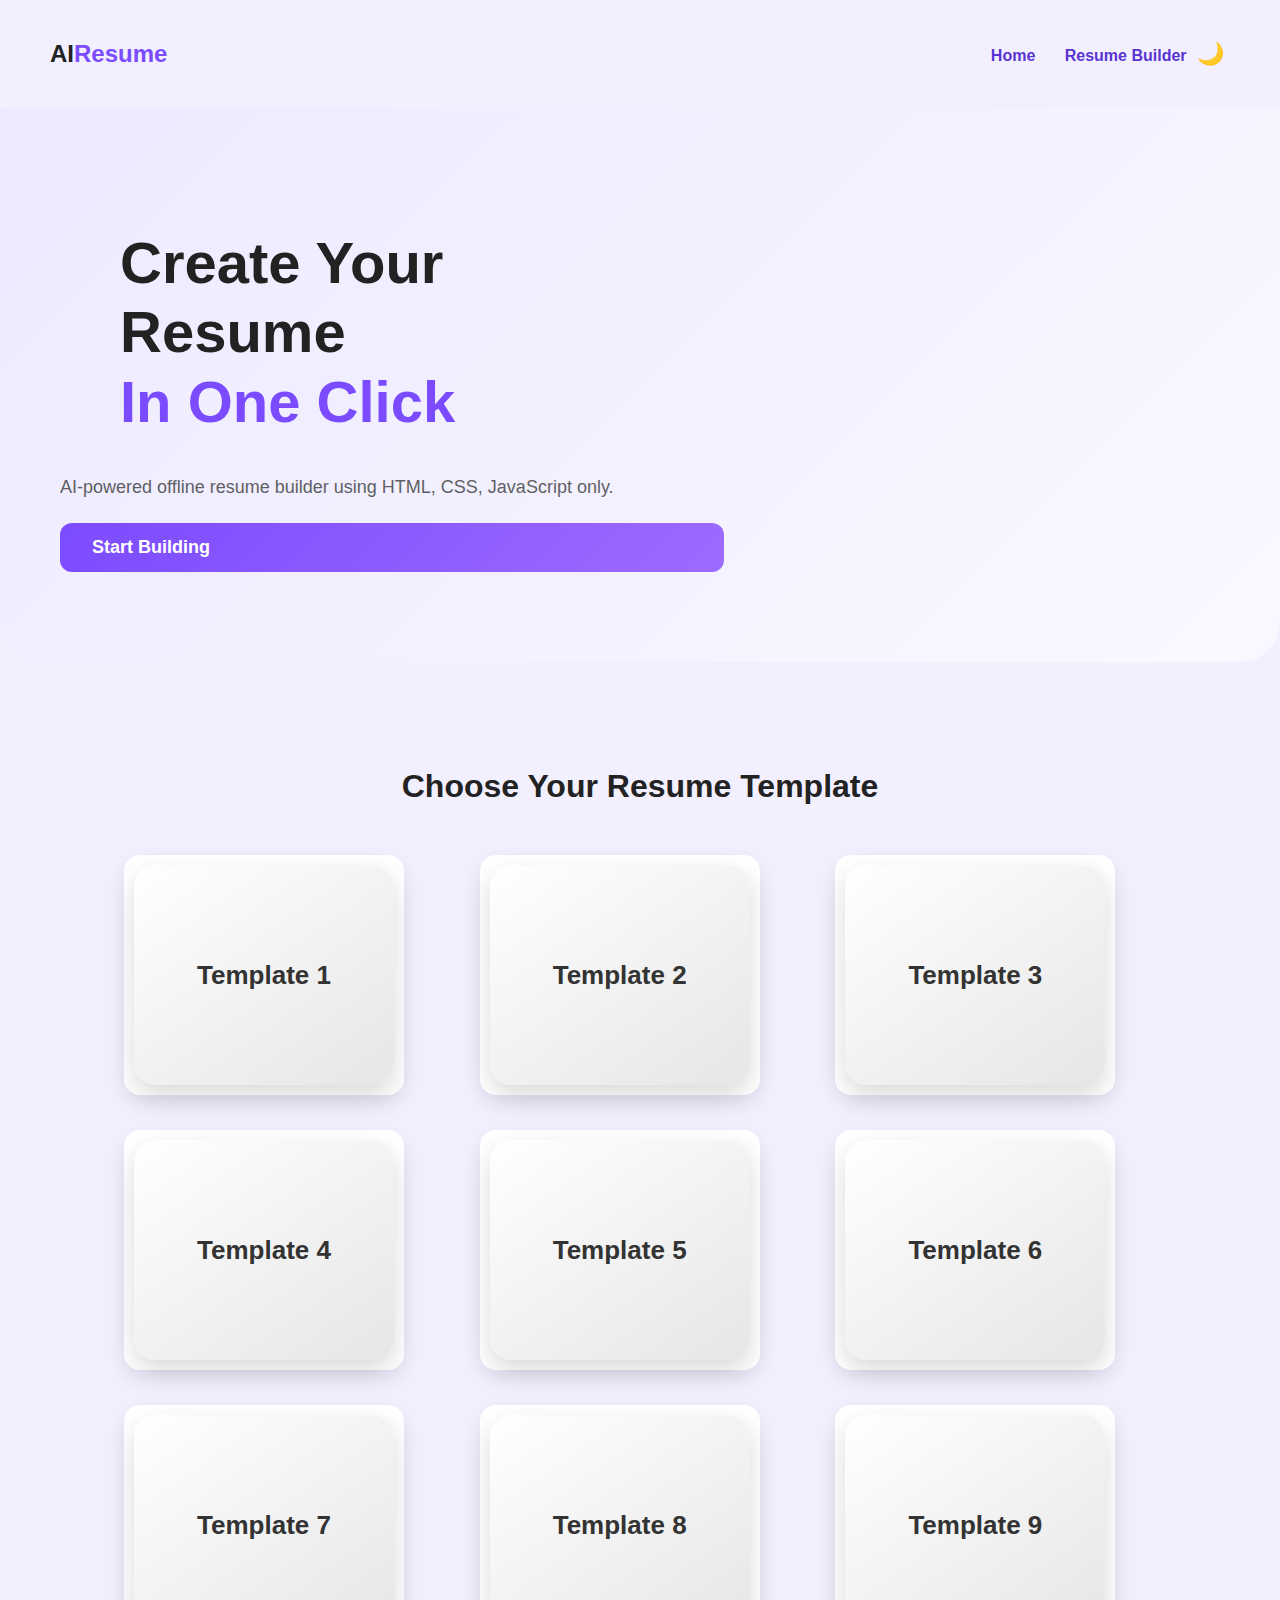
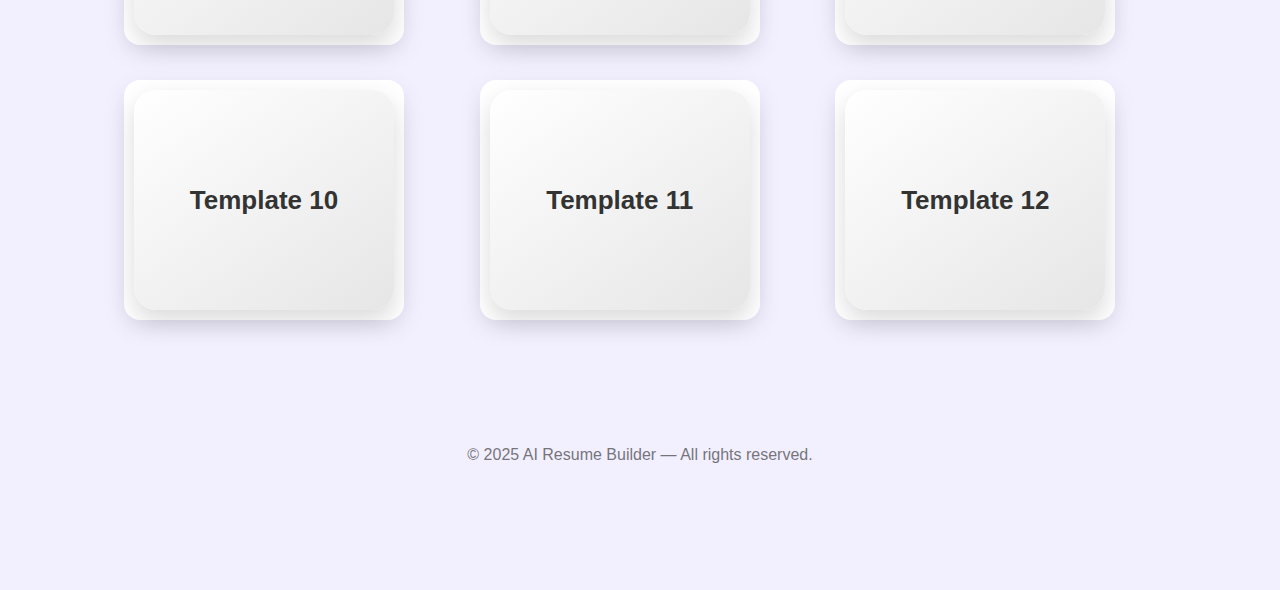
<file: resume builder tool/index.html>
<!DOCTYPE html>
<html lang="en">
<head>
    <meta charset="UTF-8">
    <meta name="viewport" content="width=device-width, initial-scale=1.0">
    <title>AI Resume Builder</title>
    <link rel="stylesheet" href="style.css">
    <link rel="stylesheet" href="templet.css">
</head>

<body>

<header class="navbar">
    <h2 class="logo">AI<span>Resume</span></h2>
    <nav>
        <a href="index.html">Home</a>
        <a href="builder.html">Resume Builder</a>
        <button id="themeToggle" class="toggle-btn">🌙</button>
    </nav>
</header>

<section class="hero">
    <div class="hero-text">
        <h1>Create Your Resume <br><span>In One Click</span></h1>
        <p>AI-powered offline resume builder using HTML, CSS, JavaScript only.</p>
        <a href="builder.html" class="btn">Start Building</a>
    </div>

    <div class="shapes">
        <div class="circle"></div>
        <div class="cube"></div>
    </div>
</section>

<section class="templates">
    <h2 class="section-title">Choose Your Resume Template</h2>

    <div class="template-container">

        <div class="template-card">
            <div class="card-inner">Template 1</div>
        </div>

        <div class="template-card">
            <div class="card-inner">Template 2</div>
        </div>

        <div class="template-card">
            <div class="card-inner">Template 3</div>
        </div>

        <div class="template-card">
            <div class="card-inner">Template 4</div>
        </div>

        <div class="template-card">
            <div class="card-inner">Template 5</div>
        </div>

        <div class="template-card">
            <div class="card-inner">Template 6</div>
        </div>

        <div class="template-card">
            <div class="card-inner">Template 7</div>
        </div>

        <div class="template-card">
            <div class="card-inner">Template 8</div>
        </div>

        <div class="template-card">
            <div class="card-inner">Template 9</div>
        </div>

        <div class="template-card">
            <div class="card-inner">Template 10</div>
        </div>

        <div class="template-card">
            <div class="card-inner">Template 11</div>
        </div>

        <div class="template-card">
            <div class="card-inner">Template 12</div>
        </div>

    </div>

<footer>
    <p>© 2025 AI Resume Builder — All rights reserved.</p>
</footer>

<script src="script.js"></script>
</body>
</html>
</file>
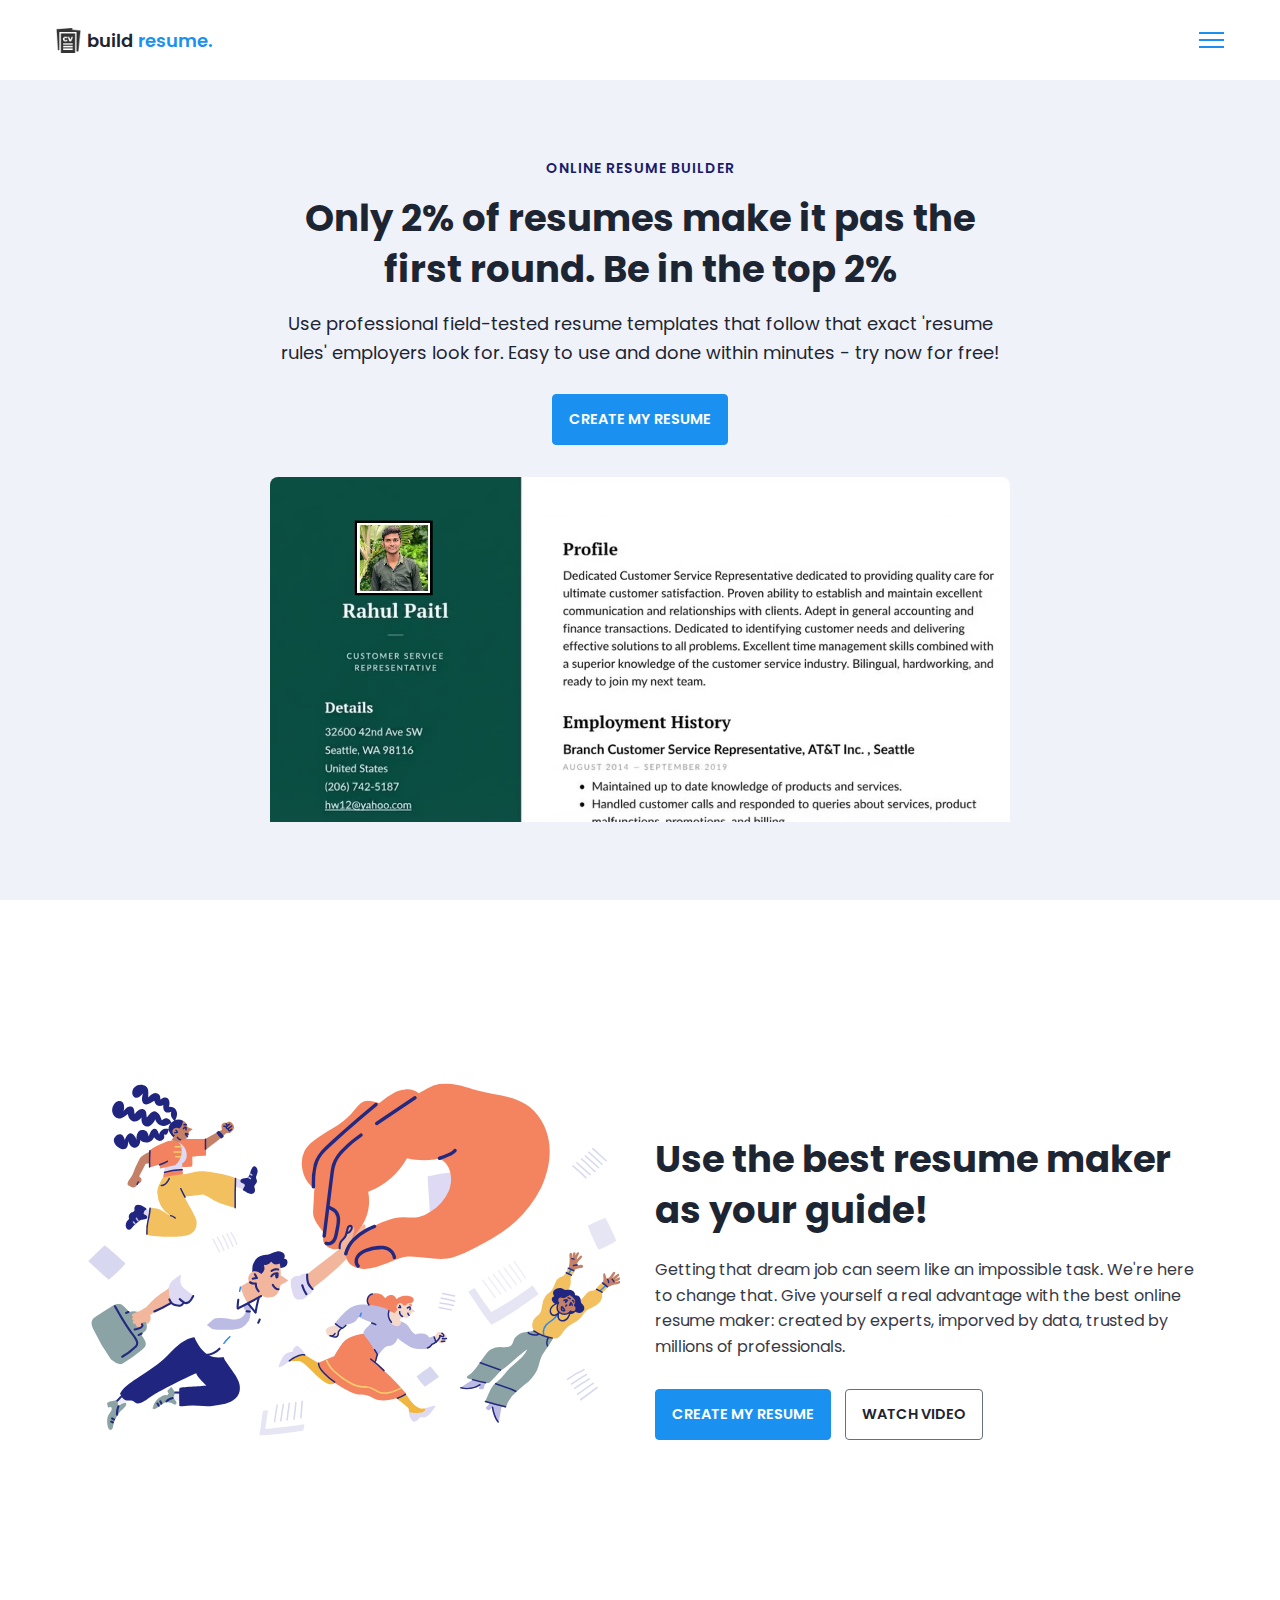
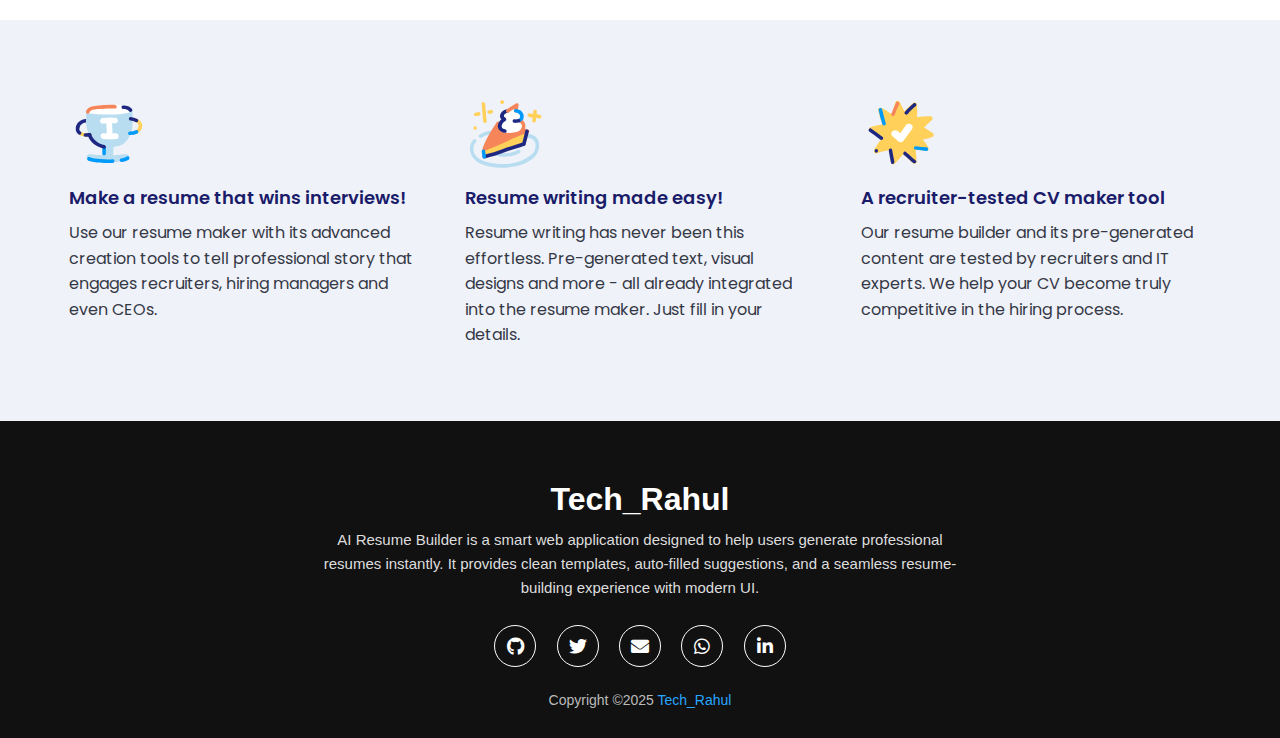
<file: Resume-Builder-master/Resume-Builder-master/index.html>
<!DOCTYPE html>
<html>
    <head>
        <meta charset="utf-8">
        <meta http-equiv="X-UA-Compatible" content="IE=edge">
        <title>Resume Builder - Ram</title>
        <meta name="description" content="">
        <meta name="viewport" content="width=device-width, initial-scale=1">
        <link rel="stylesheet" href="https://cdnjs.cloudflare.com/ajax/libs/font-awesome/5.15.4/css/all.min.css">
        <link rel="stylesheet" href="assets/css/main.css">
    </head>
    <body>

        <nav class = "navbar bg-white">
            <div class="container">
                <div class = "navbar-content">
                    <div class = "brand-and-toggler">
                        <a href = "index.html" class = "navbar-brand">
                            <img src = "assets/images/curriculum-vitae.png" alt = "" class = "navbar-brand-icon">
                            <span class = "navbar-brand-text">build <span>resume.</span>
                        </a>
                        <button type = "button" class = "navbar-toggler-btn">
                            <div class = "bars">
                                <div class = "bar"></div>
                                <div class = "bar"></div>
                                <div class = "bar"></div>
                            </div>
                        </button>
                    </div>
                </div>
            </div>
        </nav>

        <header class = "header bg-bright" id = "header">
            <div class = "container">
                <div class = "header-content text-center">
                    <h6 class = "text-uppercase text-blue-dark fs-14 fw-6 ls-1">online resume builder</h6>
                    <h1 class = "lg-title">Only 2% of resumes make it pas the first round. Be in the top 2%</h1>
                    <p class = "text-dark fs-18">Use professional field-tested resume templates that follow that exact 'resume rules' employers look for. Easy to use and done within minutes - try now for free!</p>
                    <a href = "resume.html" class = "btn btn-primary text-uppercase">create my resume</a>
                    <img src = "assets/images/dublin-resume-templates.avif">
                </div>
            </div>
        </header>

        <div class="section-one">
            <div class="container">
                <div class = "section-one-content">
                    <div class="section-one-l">
                        <img src = "assets/images/visual-0c7080adf17f1f207276f613447c924f667dab34b7ac415cd7ef653172defd0b.svg">
                    </div>
                    <div class = "section-one-r text-center">
                        <h2 class = "lg-title">Use the best resume maker as your guide!</h2>
                        <p class = "text">Getting that dream job can seem like an impossible task. We're here to change that. Give yourself a real advantage with the best online resume maker: created by experts, imporved by data, trusted by millions of professionals.</p>
                        <div class = "btn-group">
                            <a href = "resume.html" class = "btn btn-primary text-uppercase">create my resume</a>
                            <a href = "#" class = "btn btn-secondary text-uppercase">watch video</a>
                        </div>
                    </div>
                </div>
            </div>
        </div>

        <div class = "section-two bg-bright">
            <div class="container">
                <div class="section-two-content">
                    <div class = "section-items">
                        <div class = "section-item">
                            <div class = "section-item-icon">
                                <img src = "assets/images/feature-1-edf4481d69166ac81917d1e40e6597c8d61aa970ad44367ce78049bf830fbda5.svg" alt = "">
                            </div>
                            <h5 class = "section-item-title">Make a resume that wins interviews!</h5>
                            <p class = "text">Use our resume maker with its advanced creation tools to tell professional story that engages recruiters, hiring managers and even CEOs.</p>
                        </div>

                        <div class = "section-item">
                            <div class = "section-item-icon">
                                <img src = "assets/images/feature-2-a7a471bd973c02a55d1b3f8aff578cd3c9a4c5ac4fc74423d94ecc04aef3492b.svg" alt = "">
                            </div>
                            <h5 class = "section-item-title">Resume writing made easy!</h5>
                            <p class = "text">Resume writing has never been this effortless. Pre-generated text, visual designs and more - all already integrated into the resume maker. Just fill in your details.</p>
                        </div>

                        <div class = "section-item">
                            <div class = "section-item-icon">
                                <img src = "assets/images/feature-3-4e87a82f83e260488c36f8105e26f439fdc3ee5009372bb5e12d9421f32eabdd.svg" alt = "">
                            </div>
                            <h5 class = "section-item-title">A recruiter-tested CV maker tool</h5>
                            <p class = "text">Our resume builder and its pre-generated content are tested by recruiters and IT experts. We help your CV become truly competitive in the hiring process.</p>
                        </div>
                    </div>
                </div>
            </div>
        </div>

        <!-- CUSTOM FOOTER START -->
<footer class="custom-footer">
    <div class="footer-container">
        <h2>Tech_Rahul</h2>
        <p class="footer-desc">
            AI Resume Builder is a smart web application designed to help users generate 
        professional resumes instantly. It provides clean templates, auto-filled suggestions, 
        and a seamless resume-building experience with modern UI.

       <div class="footer-social">
    <a href="https://github.com/Rahul-9307"><i class="fab fa-github"></i></a>
    <a href="https://x.com/ragpatil9307"><i class="fab fa-twitter"></i></a>
    <a href="mailto:rgpatil9307@gmail.com"><i class="fas fa-envelope"></i></a>
    <a href="https://wa.me/919307192517"><i class="fab fa-whatsapp"></i></a>
    <a href="https://www.linkedin.com/in/rahul-patil-747a642ab"><i class="fab fa-linkedin-in"></i></a>
</div>


        <p class="copyright">Copyright ©2025 <span>Tech_Rahul</span></p>
    </div>
</footer>
<!-- CUSTOM FOOTER END -->

        
    </body>
</html>
</file>
<file: resume builder tool/style.css>
/* ---------------- GLOBAL ---------------- */
body {
    margin: 0;
    padding: 0;
    font-family: "Poppins", sans-serif;
    background: #f4f2ff;
    color: #222;
}

/* ---------------- NAVBAR ---------------- */
.navbar {
    display: flex;
    justify-content: space-between;
    padding: 25px 60px;
    align-items: center;
}

.logo span {
    color: #7b4bff;
}

nav a {
    margin-left: 25px;
    color: #5a34d2;
    text-decoration: none;
    font-weight: 600;
}

.toggle-btn {
    font-size: 22px;
    background: none;
    border: none;
    cursor: pointer;
}

/* ---------------- HERO SECTION ---------------- */
.hero {
    display: flex;
    justify-content: space-between;
    align-items: center;
    padding: 80px 60px;
    background: linear-gradient(135deg, #eceaff, #faf8ff);
    border-radius: 0 0 40px 40px;
    position: relative;
    overflow: hidden;
}

.hero-text {
    max-width: 600px;
}

.hero-text h1 {
    font-size: 58px;
    font-weight: 800;
    line-height: 1.2;
}

.hero-text span {
    color: #7b4bff;
}

.hero-text p {
    margin: 12px 0 25px;
    font-size: 18px;
    opacity: 0.7;
}

.btn {
    padding: 14px 28px;
    background: #7b4bff;
    color: white;
    border-radius: 12px;
    text-decoration: none;
    font-weight: 600;
    display: inline-block;
}

/* ---------------- 3D ANIMATION ---------------- */
.float-circle {
    position: absolute;
    right: 100px;
    top: 80px;
    width: 180px;
    height: 180px;
    background: radial-gradient(circle, #d9cdff, #b39bff);
    border-radius: 50%;
    animation: float 5s infinite ease-in-out;
    opacity: 0.7;
}

.float-cube {
    position: absolute;
    right: 50px;
    top: 260px;
    width: 140px;
    height: 140px;
    background: linear-gradient(135deg, #ad91ff, #d5c7ff);
    border-radius: 20px;
    transform: rotate(20deg);
    animation: float2 6s infinite ease-in-out;
    opacity: 0.8;
}

@keyframes float {
    0% { transform: translateY(0); }
    50% { transform: translateY(-30px); }
    100% { transform: translateY(0); }
}

@keyframes float2 {
    0% { transform: translateY(0); }
    50% { transform: translateY(25px); }
    100% { transform: translateY(0); }
}

/* ---------------- TEMPLATE SECTION ---------------- */
.templates {
    padding: 60px;
}

.templates h2 {
    font-size: 32px;
    font-weight: 700;
    margin-bottom: 30px;
}

.template-grid {
    display: flex;
    gap: 30px;
}

.template-card {
    width: 260px;
    height: 360px;
    background: white;
    border-radius: 16px;
    box-shadow: 0 8px 25px rgba(0, 0, 0, 0.08);
    transition: 0.3s;
    padding: 10px;
    font-weight: 600;
}

.template-card:hover {
    transform: translateY(-12px);
    box-shadow: 0 15px 35px rgba(0, 0, 0, 0.12);
}

/* ---------------- FOOTER ---------------- */
footer {
    padding: 30px;
    text-align: center;
    opacity: 0.6;
}






/* BASIC */
body {
    margin: 0;
    padding: 0;
    font-family: "Poppins", sans-serif;
    background: #f4f3ff;
    transition: 0.3s;
}

/* NAVBAR FIX */
.navbar {
    display: flex;
    justify-content: space-between;
    padding: 20px 50px;
    align-items: center;
}

.logo span {
    color: #7b4bff;
}

/* MAIN TITLE */
.title {
    font-size: 38px;
    font-weight: 700;
    margin-left: 50px;
}

/* MAIN CONTAINER */
.builder-container {
    display: flex;
    gap: 40px;
    padding: 40px 50px;
}

/* FORM BOX */
.form-box {
    width: 35%;
    background: #fff;
    padding: 25px;
    border-radius: 15px;
    box-shadow: 0 5px 20px rgba(0,0,0,0.08);
}

.input-group {
    margin-bottom: 18px;
}

.input-group label {
    font-weight: 600;
    display: block;
    margin-bottom: 5px;
}

.input-group input,
.input-group textarea,
.select-box {
    width: 100%;
    padding: 10px;
    border-radius: 10px;
    border: 1px solid #ccc;
}

textarea {
    height: 90px;
}

/* BUTTONS */
.btn {
    width: 100%;
    padding: 12px;
    border-radius: 10px;
    background: #ddd;
    border: none;
    margin-bottom: 10px;
    cursor: pointer;
    font-weight: 600;
}

.btn.ai {
    background: #7b4bff;
    color: white;
}

.btn.primary {
    background: #5d35f5;
    color: white;
}

.btn.export {
    background: black;
    color: white;
}

/* PREVIEW */
.preview {
    width: 65%;
    background: #fff;
    padding: 30px;
    border-radius: 15px;
    box-shadow: 0 5px 25px rgba(0,0,0,0.07);
}

.preview h1 {
    color: #7b4bff;
}

/* FOOTER */
.footer {
    margin-top: 40px;
    text-align: center;
    padding: 20px;
    opacity: 0.7;
}

/* DARK MODE */
.dark {
    background: #141414;
    color: white;
}

.dark .form-box,
.dark .preview {
    background: #1f1f1f;
    color: white;
}

.dark .btn {
    background: #444;
    color: white;
}

.dark .btn.ai {
    background: #9a73ff;
}

.dark .btn.export {
    background: #e0e0e0;
    color: #000;
}

/* FIXED BUTTON STYLE */
.btn {
    display: inline-block;
    padding: 14px 32px;
    background: linear-gradient(135deg, #7b4bff, #9d6bff);
    color: white;
    border-radius: 12px;
    text-decoration: none;
    font-size: 18px;
    font-weight: 600;
    border: none;
    transition: 0.3s ease;
    cursor: pointer;
}

.btn:hover {
    transform: translateY(-4px);
    box-shadow: 0 8px 25px rgba(123, 75, 255, 0.4);
}
.btn-wrapper {
    margin-top: 25px;
}

/* ============================
   DARK MODE FIXES (Homepage)
============================ */

.dark {
    background: #0f0f0f !important;
    color: white !important;
}

/* HERO SECTION IN DARK MODE */
.dark .hero {
    background: linear-gradient(135deg, #141414, #1c1c1c) !important;
}

.dark .hero-text h1 {
    color: #ffffff !important;
}

.dark .hero-text span {
    color: #b388ff !important;
}

.dark .hero-text p {
    color: #cccccc !important;
}

/* BUTTON IN DARK MODE */
.dark .btn {
    background: linear-gradient(135deg, #9a6dff, #b388ff) !important;
    color: white !important;
}

.dark .btn:hover {
    box-shadow: 0 0 20px rgba(180,140,255,0.5) !important;
}

/* TEMPLATE CARDS */
.dark .template-card {
    background: #2a2a2a !important;
    color: #eee !important;
    box-shadow: 0 8px 25px rgba(0,0,0,0.4) !important;
}

/* NAVBAR */
.dark nav a {
    color: #c9a8ff !important;
}

/* FOOTER */
.dark .footer {
    color: #aaa !important;
}

/* ------------------------------------------------------
   TEMPLATE 1 — Modern Sidebar
------------------------------------------------------ */
.template1 {
    display: flex;
    background: #ffffff;
    border-radius: 15px;
    overflow: hidden;
    min-height: 100%;
}
.template1 h1 { margin-top: 0; }

.template1 .left-panel {
    width: 32%;
    background: #7b4bff;
    padding: 25px;
    color: white;
}
.template1 .right-panel {
    width: 68%;
    padding: 25px;
}


/* ------------------------------------------------------
   TEMPLATE 2 — Minimal Corporate
------------------------------------------------------ */
.template2 {
    background: #ffffff;
    padding: 30px;
    border-left: 6px solid #444;
    border-radius: 12px;
}
.template2 h1 { font-size: 32px; }
.template2 h3 {
    margin-top: 20px;
    text-transform: uppercase;
    letter-spacing: 2px;
}


/* ------------------------------------------------------
   TEMPLATE 3 — Gradient Clean
------------------------------------------------------ */
.template3 {
    background: linear-gradient(135deg, #ece9ff, #ffffff);
    padding: 30px;
    border-radius: 16px;
    box-shadow: 0 6px 25px rgba(0,0,0,0.12);
}
.template3 h1 { color: #6e3ff5; }
.template3 h3 { color: #6e3ff5; margin-top: 20px; }


/* ------------------------------------------------------
   TEMPLATE 4 — Elegant Purple Accent
------------------------------------------------------ */
.template4 {
    background: #ffffff;
    padding: 30px;
    border-radius: 16px;
    border-left: 8px solid #a471ff;
}
.template4 h1 { color: #a471ff; }
.template4 h3 { margin-top: 20px; color: #7445ff; }


/* ------------------------------------------------------
   TEMPLATE 5 — Two-Column Professional
------------------------------------------------------ */
.template5 {
    background: #ffffff;
    padding: 30px;
    border-radius: 15px;
    display: grid;
    grid-template-columns: 40% 60%;
    gap: 20px;
}
.template5 h1 {
    grid-column: 1 / span 2;
    color: #333;
}
.template5 h3 { margin-top: 18px; color: #444; }


/* ------------------------------------------------------
   TEMPLATE 6 — Creative Banner Header
------------------------------------------------------ */
.template6 {
    background: #ffffff;
    border-radius: 15px;
    overflow: hidden;
}
.template6::before {
    content: "";
    display: block;
    height: 130px;
    background: linear-gradient(135deg, #7b4bff, #b488ff);
}
.template6 h1 {
    margin-top: -70px;
    padding-left: 20px;
    color: white;
    font-weight: 700;
}
.template6 h3 {
    padding-left: 20px;
    color: #7445ff;
    margin-top: 20px;
}


/* ------------------------------------------------------
   TEMPLATE 7 — Compact CV Layout
------------------------------------------------------ */
.template7 {
    background: #ffffff;
    padding: 25px;
    border-radius: 14px;
    font-size: 14px;
}
.template7 h1 {
    font-size: 28px;
}
.template7 h3 {
    margin-top: 18px;
    font-size: 15px;
    color: #666;
}


/* ------------------------------------------------------
   TEMPLATE 8 — Tech Minimal Dark
------------------------------------------------------ */
.template8 {
    background: #1a1a1a;
    color: white;
    padding: 30px;
    border-radius: 14px;
}
.template8 h1 { color: #a67aff; }
.template8 h3 { color: #cdb3ff; margin-top: 18px; }


/* ------------------------------------------------------
   TEMPLATE 9 — Modern Boxed Resume
------------------------------------------------------ */
.template9 {
    background: #ffffff;
    padding: 35px;
    border-radius: 18px;
    border: 2px solid #ececec;
    box-shadow: 0 8px 30px rgba(0,0,0,0.07);
}
.template9 h1 { color: #333; }
.template9 h3 {
    margin-top: 22px;
    color: #555;
    text-transform: uppercase;
    letter-spacing: 1px;
}


/* ------------------------------------------------------
   TEMPLATE 10 — Left Highlight Bar
------------------------------------------------------ */
.template10 {
    background: #ffffff;
    padding: 30px;
    border-radius: 12px;
    border-left: 10px solid #5d3bff;
}
.template10 h1 { color: #5d3bff; }
.template10 h3 {
    margin-top: 20px;
    color: #7a5cff;
}


/* ------------------------------------------------------
   TEMPLATE 11 — Clean Minimal White
------------------------------------------------------ */
.template11 {
    background: #ffffff;
    padding: 30px;
    border-radius: 12px;
    border: 1px solid #ddd;
}
.template11 h1 {
    font-size: 34px;
    color: #333;
}
.template11 h3 {
    margin-top: 20px;
    color: #666;
}


/* ------------------------------------------------------
   TEMPLATE 12 — Bold Header Color Block
------------------------------------------------------ */
.template12 {
    background: #ffffff;
    border-radius: 16px;
    overflow: hidden;
}
.template12 .header {
    background: #5d3bff;
    padding: 25px;
    color: white;
}
.template12 .content {
    padding: 25px;
}
.template12 h3 {
    margin-top: 20px;
    color: #5d3bff;
}


/* Hidden templates */
.hidden {
    display: none;
    opacity: 0;
}

/* Load More Button Styling */
.load-more-wrapper {
    text-align: center;
    margin-top: 30px;
}

.load-more {
    background: linear-gradient(135deg, #7b4bff, #9d6bff);
    color: white;
    padding: 12px 30px;
    border: none;
    border-radius: 10px;
    cursor: pointer;
    font-size: 18px;
    font-weight: 600;
    transition: 0.3s ease;
}

.load-more:hover {
    transform: translateY(-4px);
    box-shadow: 0 8px 25px rgba(123,75,255,0.4);
}

/* DARK MODE FIX */
.dark .load-more {
    background: linear-gradient(135deg, #9b6dff, #b388ff) !important;
}
     body {
            margin: 0;
            padding: 0;
            background: #F2F0FF;
            font-family: 'Poppins', sans-serif;
        }

        h1 {
            text-align: left;
            font-size: 42px;
            margin: 40px 60px;
            color: #222;
            font-weight: 600;
        }

        .template-container {
            display: flex;
            gap: 30px;
            overflow-x: auto;
            padding: 20px 60px 60px 60px;
            scroll-behavior: smooth;
            white-space: nowrap;
        }

        .template-container::-webkit-scrollbar {
            height: 10px;
        }

        .template-container::-webkit-scrollbar-thumb {
            background: #c7c3ff;
            border-radius: 5px;
        }

        .card {
            min-width: 160px;
            height: 420px;
            background: white;
            border-radius: 25px;
            box-shadow: 0 15px 40px rgba(90, 80, 180, 0.15);
            display: flex;
            justify-content: center;
            align-items: flex-start;
            padding-top: 25px;
            font-size: 20px;
            font-weight: 500;
            color: #222;
            transition: transform 0.3s ease, box-shadow 0.3s ease;
            cursor: pointer;

            /* 3D Effect */
            transform-style: preserve-3d;
        }

        /* Hover animation – 3D tilt */
        .card:hover {
            transform: scale(1.07) rotateX(8deg) rotateY(8deg);
            box-shadow: 0 25px 60px rgba(120, 100, 255, 0.35);
        }

        /* Responsive */
        @media (max-width: 768px) {
            h1 {
                font-size: 32px;
                margin: 30px;
            }

            .card {
                min-width: 130px;
                height: 350px;
            }
        }
       
        h1 {
            text-align: left;
            font-size: 48px;
            margin: 40px 60px;
            color: #222;
            font-weight: 700;
        }

        .template-container {
            display: flex;
            gap: 40px;
            overflow-x: auto;
            padding: 20px 60px 80px 60px;
            scroll-behavior: smooth;
            white-space: nowrap;
        }

        .template-container::-webkit-scrollbar {
            height: 12px;
        }

        .template-container::-webkit-scrollbar-thumb {
            background: #b4a9ff;
            border-radius: 6px;
        }

        .card {
            min-width: 240px;
            height: 520px;
            background: white;
            border-radius: 30px;
            box-shadow: 0 20px 50px rgba(90, 80, 180, 0.20);
            display: flex;
            justify-content: center;
            align-items: flex-start;
            padding-top: 30px;
            font-size: 26px;
            font-weight: 600;
            color: #222;
            transition: transform 0.35s ease, box-shadow 0.35s ease;
            cursor: pointer;

            /* 3D Effect */
            transform-style: preserve-3d;
        }

        /* Hover animation – bigger 3D tilt */
        .card:hover {
            transform: scale(1.10) rotateX(10deg) rotateY(10deg);
            box-shadow: 0 30px 50px rgba(120, 100, 255, 0.40);
        }

        /* Responsive */
        @media (max-width: 768px) {
            h1 {
                font-size: 34px;
                margin: 25px;
            }

            .card {
                min-width: 180px;
                height: 420px;
                font-size: 22px;
            }
        }

         body {
            margin: 0;
            padding: 0;
            background: #F2F0FF;
            font-family: "Poppins", sans-serif;
            overflow-x: hidden;
        }

        h1 {
            text-align: left;
            font-size: 48px;
            margin: 40px 60px;
            font-weight: 700;
            color: #222;
        }

        .template-container {
            display: flex;
            gap: 40px;
            overflow-x: auto;
            padding: 20px 60px 80px 60px;
            scroll-behavior: smooth;
        }

        .template-container::-webkit-scrollbar {
            height: 12px;
        }

        .template-container::-webkit-scrollbar-thumb {
            background: #b7afff;
            border-radius: 10px;
        }

        /* FULL-SCREEN CARD DESIGN */
        .card {
            min-width: 85vw;         /* almost full screen width */
            height: 80vh;            /* almost full screen height */
            background: white;
            border-radius: 40px;
            box-shadow: 0 25px 80px rgba(120, 100, 255, 0.25);
            display: flex;
            justify-content: center;
            align-items: center;
            font-size: 42px;
            font-weight: 700;
            color: #222;
            transition: transform 0.4s ease, box-shadow 0.4s ease;

            /* 3D tilt effect */
            transform-style: preserve-3d;
            cursor: pointer;
        }

        /* Hover Animation */
        .card:hover {
            transform: scale(1.05) rotateX(8deg) rotateY(8deg);
            box-shadow: 0 40px 100px rgba(120, 100, 255, 0.45);
        }

        @media (max-width: 768px) {
            .card {
                min-width: 95vw;
                height: 70vh;
                font-size: 28px;
            }
            h1 {
                font-size: 34px;
                margin: 20px;
            }
        }
        .preview {
    width: 100%;
    background: #fff;
    padding: 20px;
    border-radius: 10px;
    border: 1px solid #ddd;
}

.template { display: none; }
.template.active { display: block; }

/* Simple Resume Template 4 */
.resume-format {
    font-family: "Courier New", monospace;
    font-size: 15px;
    white-space: pre-wrap;
    line-height: 1.4;
}
</file>
<file: resume builder tool/templet.css>
/* ---------------- TEMPLATE SECTION ---------------- */

.templates {
    padding: 80px 5%;
    text-align: center;
}

.section-title {
    font-size: 42px;
    font-weight: 800;
    margin-bottom: 50px;
    color: var(--text-color);
}

/* Responsive Grid */
.template-container {
    display: grid;
    grid-template-columns: repeat(auto-fit, minmax(260px, 1fr));
    gap: 35px;
    justify-content: center;
}

/* 3D Card */
.template-card {
    height: 220px;
    perspective: 1000px;
}

/* Inner Card */
.card-inner {
    width: 100%;
    height: 100%;
    background: linear-gradient(145deg, #ffffff, #e6e6e6);
    border-radius: 22px;
    display: flex;
    justify-content: center;
    align-items: center;
    font-size: 26px;
    font-weight: 700;
    color: #333;
    cursor: pointer;

    transform-style: preserve-3d;
    transition: transform 0.5s ease, box-shadow 0.5s ease;

    box-shadow: 0 10px 25px rgba(0,0,0,0.15);
    animation: float 3s ease-in-out infinite;
}

/* Hover 3D Effect */
.template-card:hover .card-inner {
    transform: rotateY(15deg) rotateX(10deg) scale(1.05);
    box-shadow: 0 25px 45px rgba(0,0,0,0.35);
    background: linear-gradient(145deg, #4f8cff, #0047ff);
    color: white;
}

/* Floating Animation */
@keyframes float {
    0% { transform: translateY(0px); }
    50% { transform: translateY(-12px); }
    100% { transform: translateY(0px); }
}

/* Dark Mode Support */
body.dark .card-inner {
    background: linear-gradient(145deg, #222, #111);
    color: #ddd;
    box-shadow: 0 10px 25px rgba(255,255,255,0.1);
}

body.dark .template-card:hover .card-inner {
    background: linear-gradient(145deg, #0055ff, #0022aa);
}
</file>
<file: Resume-Builder-master/Resume-Builder-master/assets/css/main.css>
@import url('https://fonts.googleapis.com/css2?family=Manrope:wght@200;300;400;500;600;700;800&family=Poppins:ital,wght@0,100;0,200;0,300;0,400;0,500;0,600;0,700;0,800;0,900;1,100;1,200;1,300;1,400;1,500;1,600;1,700;1,800;1,900&display=swap');

:root{
    --clr-blue: #1A91F0;
    --clr-blue-mid: #1170CD;
    --clr-blue-dark: #1A1C6A;
    --clr-white: #fff;
    --clr-bright: #EFF2F9;
    --clr-dark: #1e2532;
    --clr-black: #000;
    --clr-grey: #656e83;
    --clr-green: #084C41;
    --font-poppins: 'Poppins', sans-serif;
    --font-manrope: 'Manrope', sans-serif;;
    --transition: all 300ms ease-in-out;
}

*{
    padding: 0;
    margin: 0;
    box-sizing: border-box;
}

html{
    font-size: 10px;
}

body{
    font-size: 1.6rem;
    font-family: var(--font-poppins);
}

button{
    border: none;
    background-color: transparent;
    outline: 0;
    cursor: pointer;
    font-family: inherit;
}

img{
    width: 100%;
    display: block;
}

a{
    text-decoration: none;
}

/* fonts */
.font-poppins{font-family: var(--font-poppins);}
.font-manrope{font-family: var(--font-manrope);}

/* text colors */
.text-blue{color: var(--clr-blue);}
.text-blue-mid{color: var(--clr-blue-mid);}
.text-blue-dark{color: var(--clr-blue-dark);}
.text-bright{color: var(--clr-bright);}
.text-dark{color: var(--clr-dark);}
.text-grey{color: var(--clr-grey);}
.text-white{color: var(--clr-white);}

/* backgrounds */
.bg-blue{background-color: var(--clr-blue);}
.bg-blue-mid{background-color: var(--clr-blue-mid);}
.bg-blue-dark{background-color: var(--clr-blue-dark);}
.bg-bright{background-color: var(--clr-bright);}
.bg-dark{background-color: var(--clr-dark);}
.bg-grey{background-color: var(--clr-grey);}
.bg-white{background-color: var(--clr-white);}
.bg-black{background-color: var(--clr-black);}
.bg-green{background-color: var(--clr-green);}

.text-center{ text-align: center;}
.text-left{text-align: left;}
.text-right{text-align: right;}
.text-uppercase{text-transform: uppercase;}
.text-lowercase{text-transform: lowercase;}
.text-capitalize{text-transform: capitalize;}
.text{
    color: var(--clr-dark);
    opacity: 0.9;
    margin: 2rem 0;
    line-height: 1.6;
}

.fw-2{font-weight: 200;}
.fw-3{font-weight: 300;}
.fw-4{font-weight: 400;}
.fw-5{font-weight: 500;}
.fw-6{font-weight: 600;}
.fw-7{font-weight: 700;}
.fw-8{font-weight: 800;}

.fs-13{font-size: 13px;}
.fs-14{font-size: 14px;}
.fs-15{font-size: 15px;}
.fs-16{font-size: 16px;}
.fs-17{font-size: 17px;}
.fs-18{font-size: 18px;}
.fs-19{font-size: 19px;}
.fs-20{font-size: 20px;}
.fs-21{font-size: 21px;}
.fs-22{font-size: 22px;}
.fs-23{font-size: 23px;}
.fs-24{font-size: 24px;}
.fs-25{font-size: 25px;}

.ls-1{letter-spacing: 1px;}
.ls-2{letter-spacing: 2px;}

.container{
    max-width: 1200px;
    margin: 0 auto;
    padding: 0 1.6rem;
}

/* bars button */
.bars{
    display: flex;
    flex-direction: column;
    justify-content: space-between;
    height: 16.5px;
    width: 25px;
}
.bars .bar{
    width: 100%;
    height: 2px;
    background-color: var(--clr-blue);
    transition: var(--transition);
}

.bars:hover .bar{
    background-color: var(--clr-dark);
}

/* buttons */
.btn{
    font-size: 14.5px;
    font-weight: 600;
    padding: 1.4rem 1.6rem;
    border-radius: 4px;
    display: inline-block;
}

.btn-primary{
    background-color: var(--clr-blue);
    color: var(--clr-white);
    border: 1px solid var(--clr-blue);
    transition: var(--transition);
}

.btn-primary:hover{
    background-color: transparent;
    color: var(--clr-dark);
    border-color: var(--clr-grey);
}

.btn-secondary{
    background-color: transparent;
    color: var(--clr-dark);
    border: 1px solid var(--clr-grey);
    transition: var(--transition);
}

.btn-secondary:hover{
    background-color: var(--clr-blue);
    color: var(--clr-white);
    border-color: var(--clr-blue);
}

.btn-group button:first-child, .btn-group a:first-child{
    margin-right: 1rem!important;
}

/* navbar part */
.navbar{
    height: 80px;
    display: flex;
    align-items: center;
    box-shadow: rgba(0, 0, 0, 0.08) 0px 3px 8px;
}

.navbar .container{
    width: 100%;
}

.navbar-brand{
    display: flex;
    align-items: center;
    justify-content: flex-start;
    font-size: 1.8rem;
}
.navbar-brand-text{
    color: var(--clr-dark);
    font-weight: 600;
}
.navbar-brand-text span{
    color: var(--clr-blue);
}
.navbar-brand-icon{
    width: 25px;
    margin-right: 6px;
    opacity: 0.8;
}
.brand-and-toggler{
    display: flex;
    align-items: center;
    justify-content: space-between;
}
.header{
    min-height: calc(100vh - 80px);
    display: flex;
    flex-direction: column;
    align-items: center;
    justify-content: center;
}
.header-content{
    max-width: 740px;
    margin-right: auto;
    margin-left: auto;
}
.header-content img{
    max-width: 760px;
    border-top-right-radius: 8px;
    border-top-left-radius: 8px;
    margin-top: 3.2rem;
}
.lg-title{
    margin: 1.4rem 0;
    font-size: 37px;
    line-height: 1.4;
    color: var(--clr-dark);
}
.header-content p{
    margin-bottom: 2.6rem;
    line-height: 1.6;
}


/* section one */
.section-one{
    padding: 64px 0;
    min-height: 80vh;
    display: flex;
    align-items: center;
}
.section-one-l img{
    max-width: 545px;
    margin-right: auto;
    margin-left: auto;
}
.section-one-r{
    margin-top: 4rem;
}

.section-one .btn-group{
    margin-top: 2rem;
}
.section-one-r{
    max-width: 545px;
    margin-right: auto;
    margin-left: auto;
}
.section-one-r .btn-group{
    margin-top: 3rem;
}

/* section two */
.section-two{
    padding: 64px 0;
}
.section-two .section-items{
    display: grid;
    gap: 2rem;
}

.section-two .section-item{
    max-width: 350px;
    text-align: center;
    margin-right: auto;
    margin-left: auto;
}
.section-two .section-item-icon{
    margin: 1rem 0;
}
.section-two .section-item-icon img{
    width: 80px;
    margin-right: auto;
    margin-left: auto;
}
.section-two .section-item-title{
    color: var(--clr-blue-dark);
    font-size: 1.8rem;
    font-weight: 600;
}
.section-two .text{
    margin: 0.9rem 0;
}

/* footer */
.footer{
    padding: 3rem 0;
}
.footer-content p{
    color: var(--clr-grey);
}
.footer-content p span{
    color: var(--clr-white);
}

/* media queries */
@media screen and (min-width: 768px){
    .section-two .section-items{
        grid-template-columns: repeat(2, 1fr);
    }
}

@media screen and (min-width: 992px){
    .section-one-content{
        display: grid;
        grid-template-columns: repeat(2, 1fr);
        column-gap: 3rem;
    }
    .section-one-r{
        text-align: left;
    }
    .section-two .section-items{
        grid-template-columns: repeat(3, 1fr);
    }
    .section-two .section-item{
        text-align: left;
    }
    .section-two .section-item-icon img{
        margin-left: 0;
    }
}



/* resume page */
#about-sc{
    padding: 64px 0;
}

.cv-form-row-title{
    background-color: var(--clr-dark);
    padding: 0.8rem 1.6rem;
    margin-bottom: 2rem;
}

.cv-form-row-title h3{
    color: var(--clr-white);
    font-weight: 500;
    text-transform: uppercase;
    letter-spacing: 1.5px;
    font-size: 1.7rem;
}
.cv-form-blk{
    margin: 3rem 0;
}
.cv-form-row{
    padding: 3rem 2rem 0 2rem;
    border: 1px solid rgba(0, 0, 0, 0.08);
    margin-bottom: 1rem;
    position: relative;
}
textarea{
    resize: none;
}
.form-elem{
    margin-bottom: 3rem;
    position: relative;
}
.form-label{
    display: block;
    font-weight: 600;
    font-size: 14px;
    color: var(--clr-dark);
    margin-bottom: 0.5rem;
}
.form-control{
    border-radius: none;
    border: 1px solid rgba(0, 0, 0, 0.1);
    font-size: 14px;
    padding: 0.8rem 1.6rem;
    font-family: inherit;
    width: 100%;
    outline: 0;
    transition: var(--transition);
}

.form-control:focus{
    border-color: rgba(0, 0, 0, 0.3);
}
.form-text{
    color: #ca0b00;
    font-size: 12px;
    position: absolute;
    letter-spacing: 0.5px;
    top: calc(100% + 2px);
    left: 0;
    width: 100%;
}
.cols-3, .cols-2{
    display: grid;
}
.repeater-add-btn{
    width: 25px;
    height: 25px;
    background-color: var(--clr-blue-mid);
    font-size: 1.6rem;
    color: var(--clr-white);
    margin: 1rem 0;
}
.repeater-remove-btn{
    position: absolute;
    top: 10px;
    right: 10px;
    z-index: 999;
    width: 25px;
    height: 25px;
    border-radius: 50%;
    background-color: #ca0b00;
    color: var(--clr-white);
    font-size: 1.6rem;
}

/* preview section */
.preview-cnt{
    border-radius: 5px;
    display: grid;
    grid-template-columns: 32% auto;
    box-shadow: rgba(149, 157, 165, 0.2) 0px 8px 24px;
    overflow: hidden;
}

.preview-cnt-l{
    padding: 3rem 3rem 2rem 3rem;
}
.preview-cnt-r{
    padding: 3rem 3rem 3rem 4rem;
}
.preview-cnt-l .preview-blk:nth-child(1){
    text-align: center;
}
.preview-image{
    width: 120px;
    height: 120px;
    border-radius: 50%;
    overflow: hidden;
    margin-right: auto;
    margin-left: auto;
}
.preview-image img{
    width: 100%;
    height: 100%;
    object-fit: cover;
}
.preview-item-name{
    font-size: 2.4rem;
    font-weight: 600;
    margin: 1.8rem 0;
    position: relative;
}
.preview-item-name::after{
    position: absolute;
    content: "";
    bottom: -10px;
    width: 50px;
    height: 1.5px;
    background-color: rgba(255, 255, 255, 0.5);
    left: 50%;
    transform: translateX(-50%);
}
.preview-blk{
    padding: 1rem 0;
    margin-bottom: 1rem;
}
.preview-blk-title h3{
    text-transform: uppercase;
    letter-spacing: 0.5px;
    border-bottom: 0.5px solid rgba(0, 0, 0, 0.08);
    padding-bottom: 0.5rem;
}
.preview-blk-title{
    margin-bottom: 1rem;
}
.preview-blk-list .preview-item{
    font-size: 1.5rem;
    margin-bottom: 0.2rem;
    opacity: 0.95;
}
.preview-cnt-r .preview-blk-title{
    color: var(--clr-dark);
}
.preview-cnt-r .preview-blk-list .preview-item{
    margin-top: 1.8rem;
}

.achievements-items.preview-blk-list .preview-item span:first-child,
.educations-items.preview-blk-list .preview-item span:first-child,
.experiences-items.preview-blk-list .preview-item span:first-child{
    display: block;
    font-weight: 600;
    margin-bottom: 1rem;
    background-color: rgba(0, 0, 0, 0.03);
}

.educations-items.preview-blk-list .preview-item span:nth-child(2),
.experiences-items.preview-blk-list .preview-item span:nth-child(2){
    font-weight: 600;
    margin-right: 1rem;
}

.educations-items.preview-blk-list .preview-item span:nth-child(3),
.experiences-items.preview-blk-list .preview-item span:nth-child(3){
    font-style: italic;
    margin-right: 1rem;
}

.educations-items.preview-blk-list .preview-item span:nth-child(4),
.educations-items.preview-blk-list .preview-item span:nth-child(5),
.experiences-items.preview-blk-list .preview-item span:nth-child(4),
.experiences-items.preview-blk-list .preview-item span:nth-child(5){
    margin-right: 1rem;
    background-color: var(--clr-green);
    color: var(--clr-white);
    padding: 0 1rem;
    border-radius: 0.6rem;
}

.educations-items.preview-blk-list .preview-item span:nth-child(6),
.experiences-items.preview-blk-list .preview-item span:nth-child(6){
    font-size: 13.5px;
    display: block;
    opacity: 0.8;
    margin-top: 1rem;
}
.projects-items.preview-blk-list .preview-item span{
    display: block;
}

@media screen and (min-width: 768px){
    .cols-3{
        grid-template-columns: repeat(3, 1fr);
        column-gap: 2rem;
    }
    .cols-2{
        grid-template-columns: repeat(2, 1fr);
        column-gap: 2rem;
    }
}

@media screen and (min-width: 992px){
    .cv-form-row{
        padding: 3rem 3rem 0rem 3rem;
    }
    .cols-3{
        grid-template-columns: repeat(3, 1fr);
    }
}

.print-btn-sc{
    margin: 2rem 0 6rem 0;
}

/* print section */
@media print{
    body *{
        visibility: hidden;
    }

    .non_print_area{
        display: none;
    }

    .print_area, .print_area *{
        visibility: visible;
    }

    .print_area{
        width: 100%;
        position: absolute;
        left: 0;
        top: 0;
        overflow: hidden;
    }
}

/* --- CUSTOM FOOTER STYLE --- */
.custom-footer {
    background: #111;
    color: #fff;
    padding: 60px 20px 30px;
    text-align: center;
    font-family: Arial, sans-serif;
}

.custom-footer h2 {
    font-size: 32px;
    font-weight: 600;
    margin-bottom: 10px;
}

.custom-footer .footer-desc {
    max-width: 650px;
    margin: 0 auto 25px;
    font-size: 15px;
    line-height: 1.6;
    color: #ddd;
}

.footer-social {
    margin-bottom: 25px;
}

.footer-social a {
    display: inline-block;
    width: 42px;
    height: 42px;
    line-height: 42px;
    font-size: 18px;
    border: 1px solid #fff;
    border-radius: 50%;
    margin: 0 8px;
    color: #fff;
    transition: .3s;
}

.footer-social a:hover {
    background: #fff;
    color: #000;
}

.custom-footer .copyright {
    margin-top: 18px;
    font-size: 14px;
    color: #bbb;
}

.custom-footer span {
    color: #28a5ff;
}
</file>
